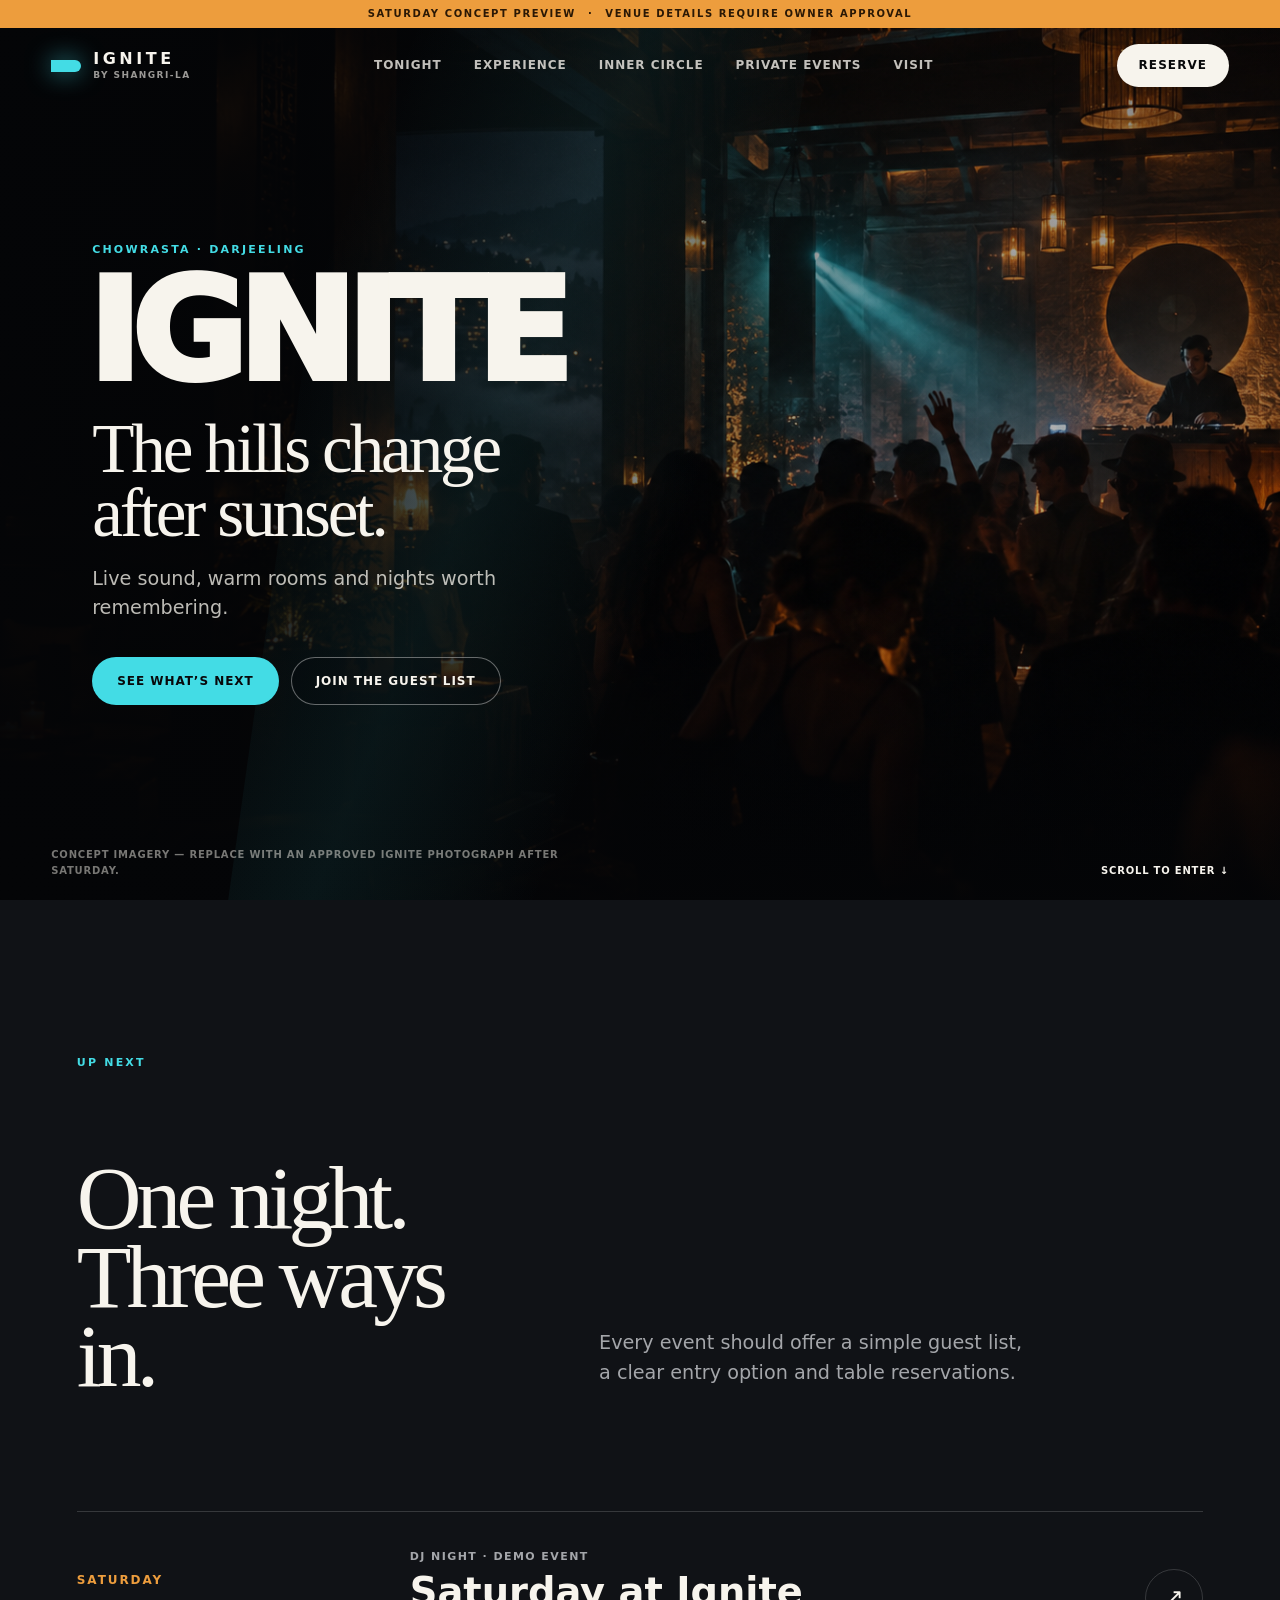
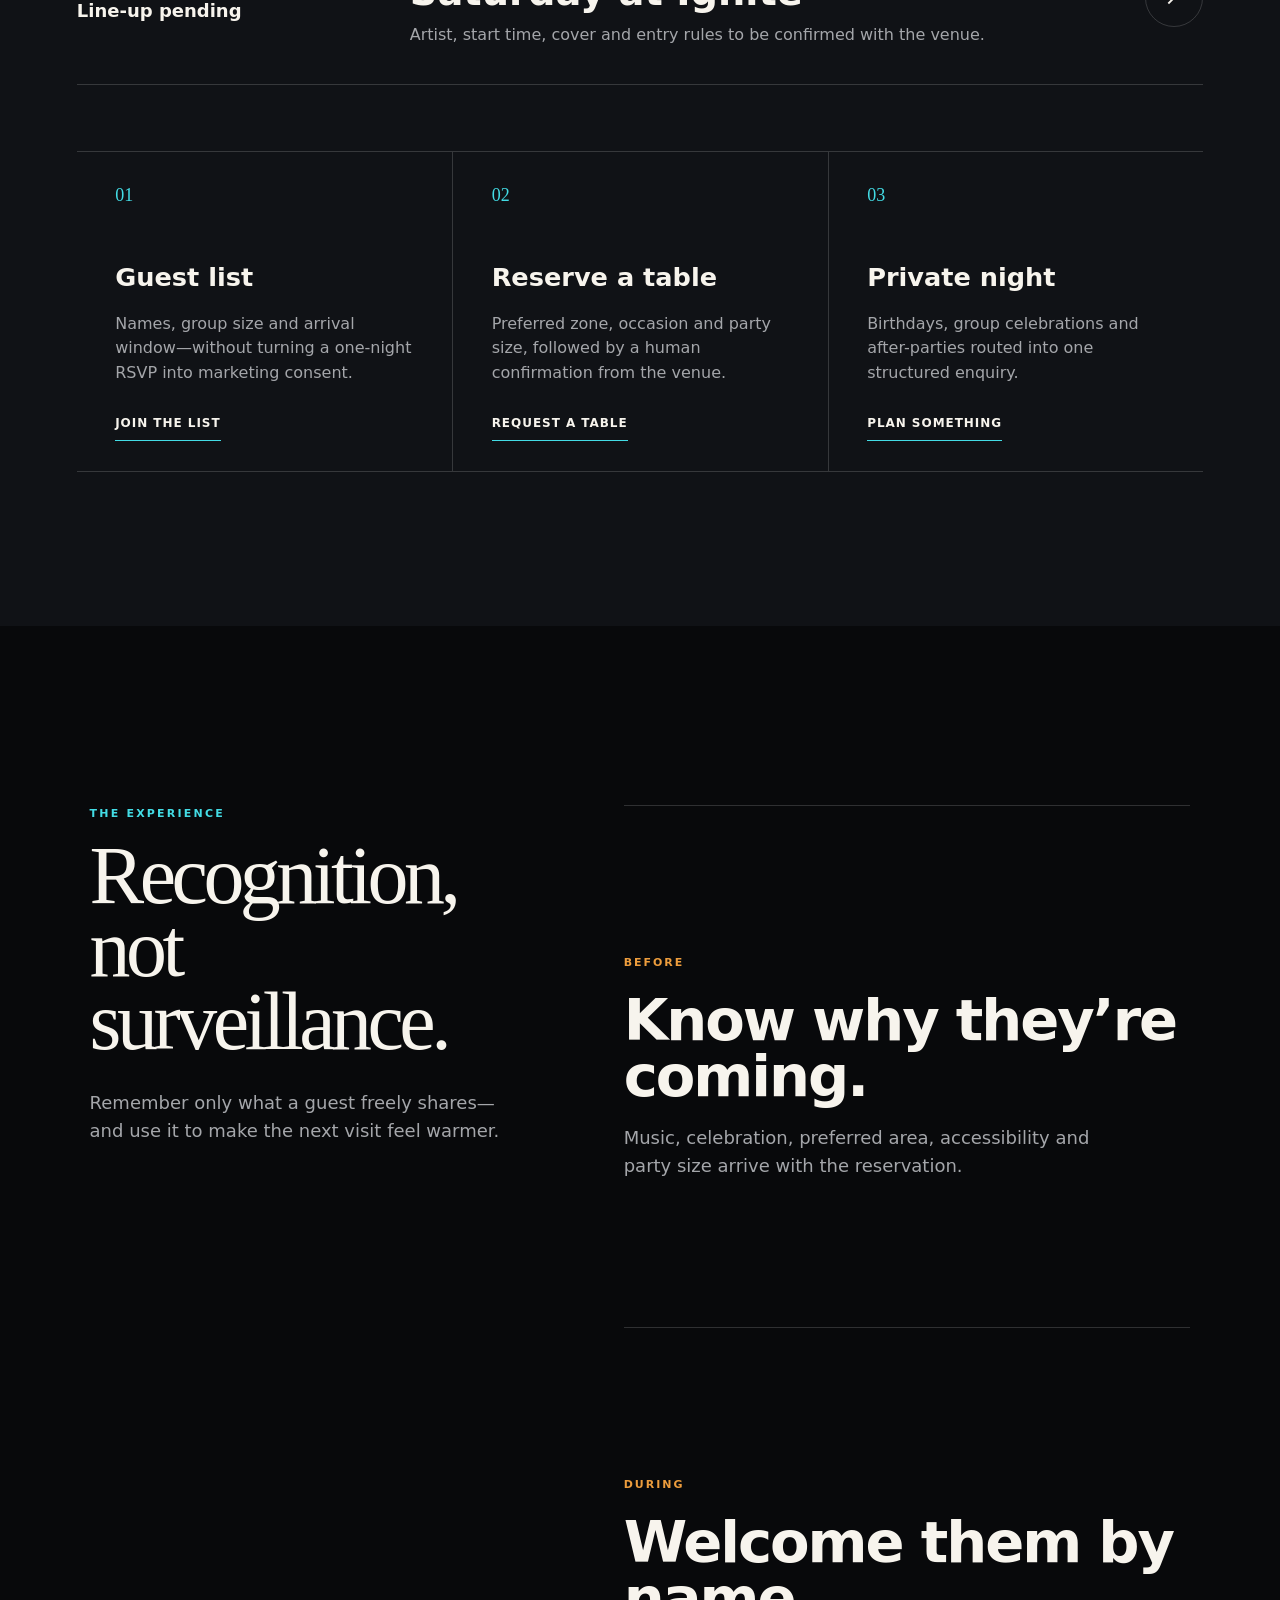
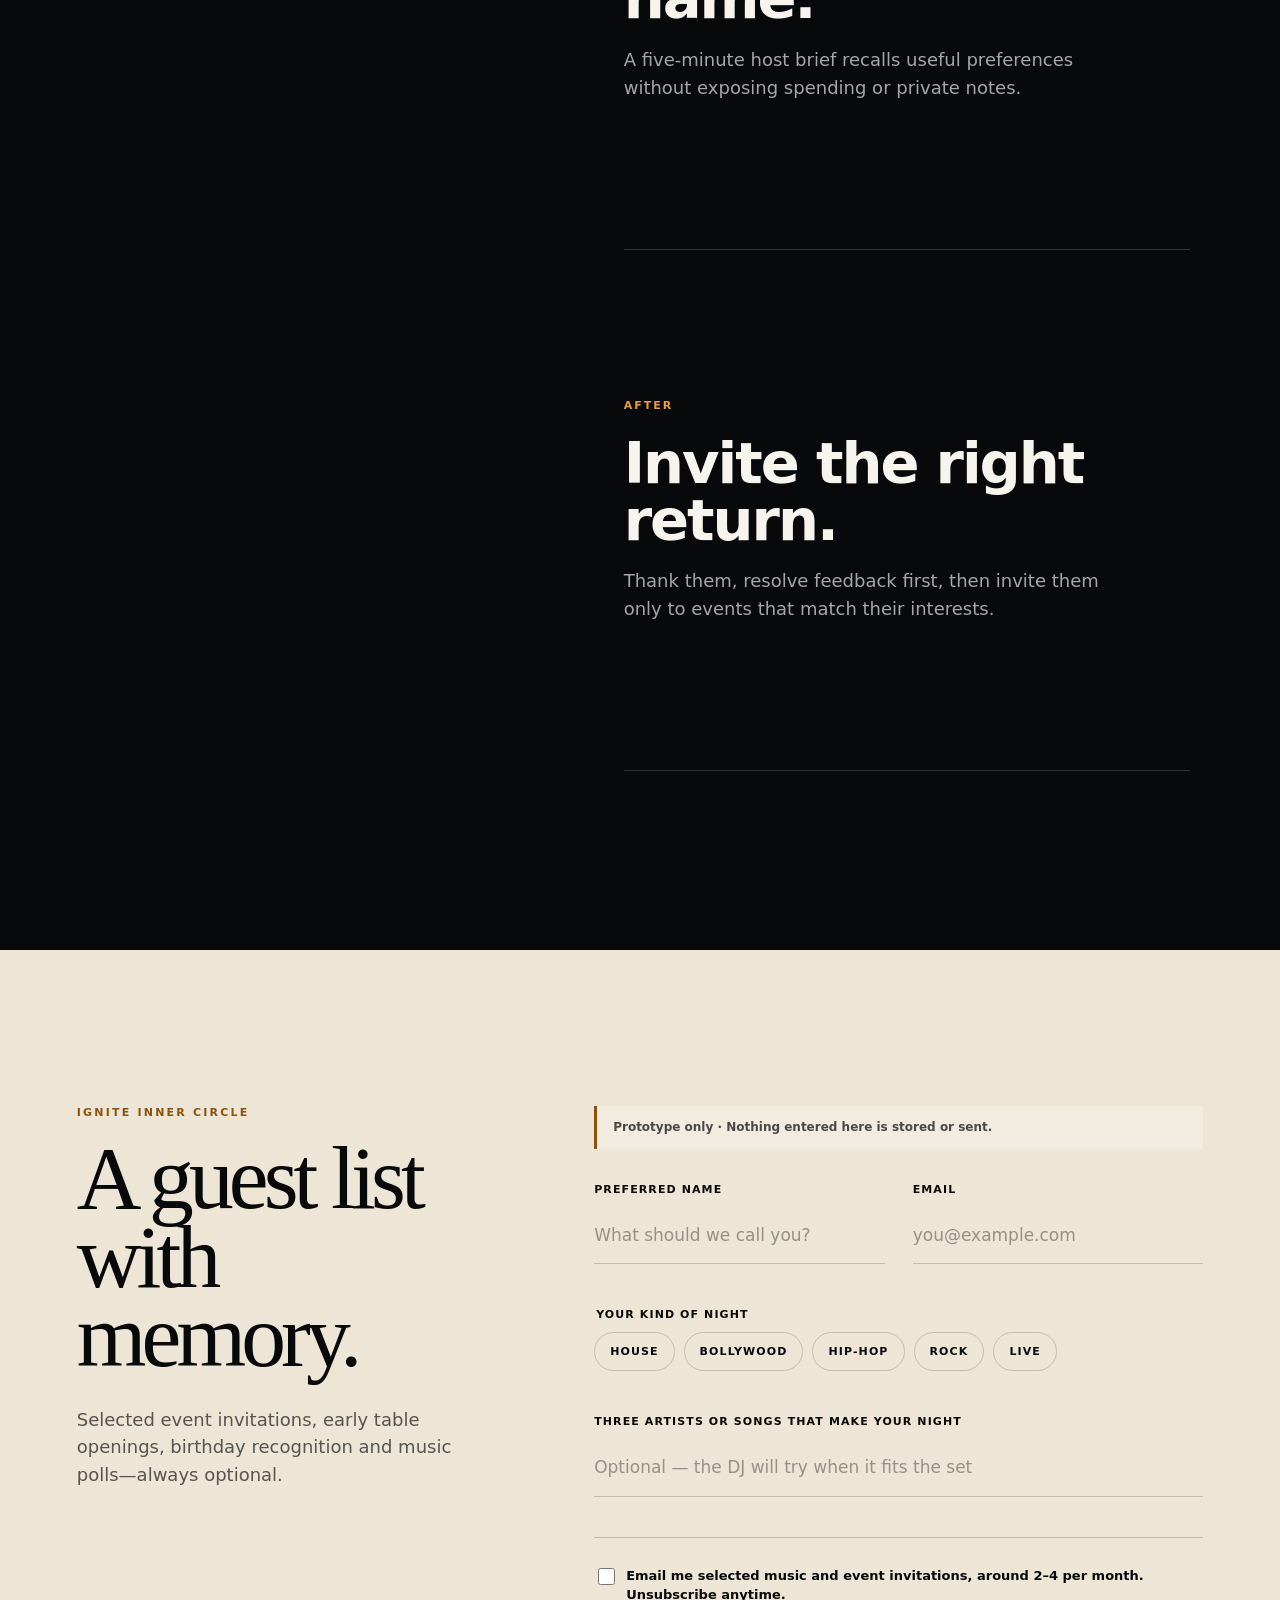
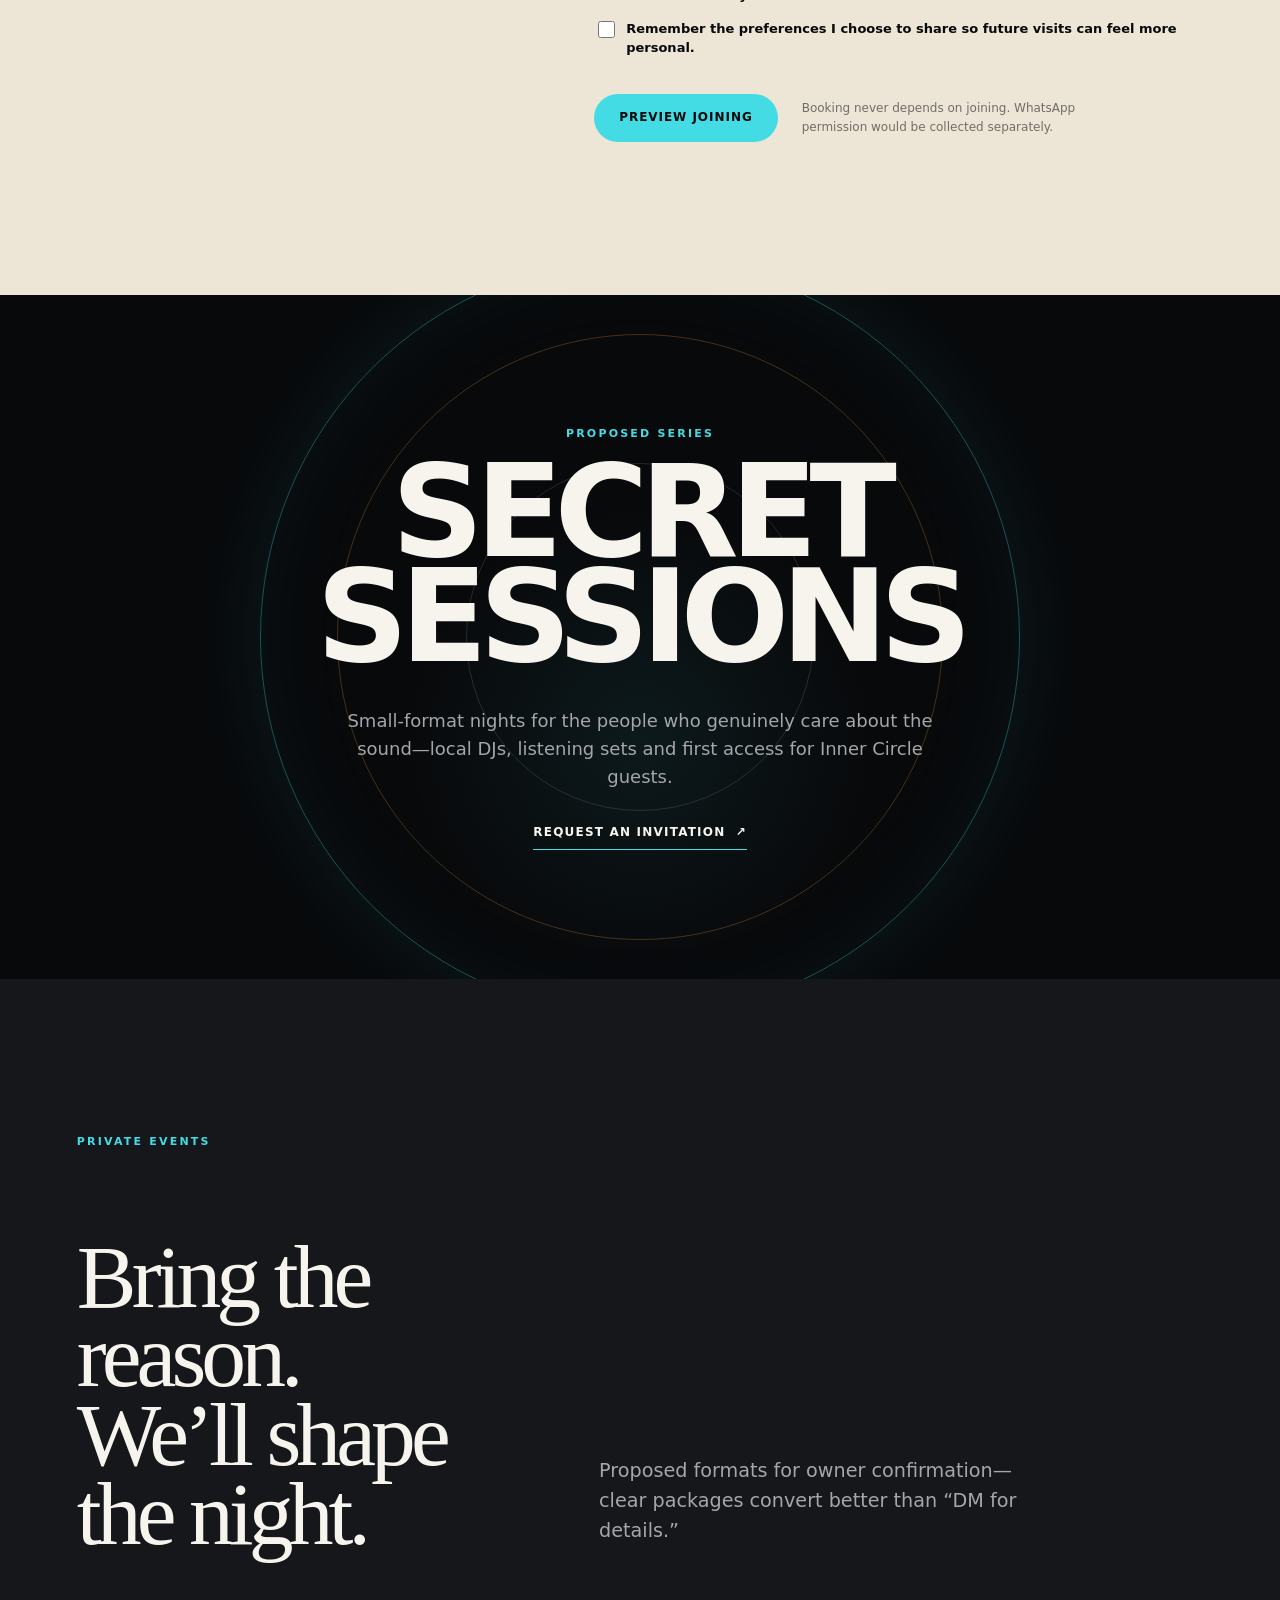
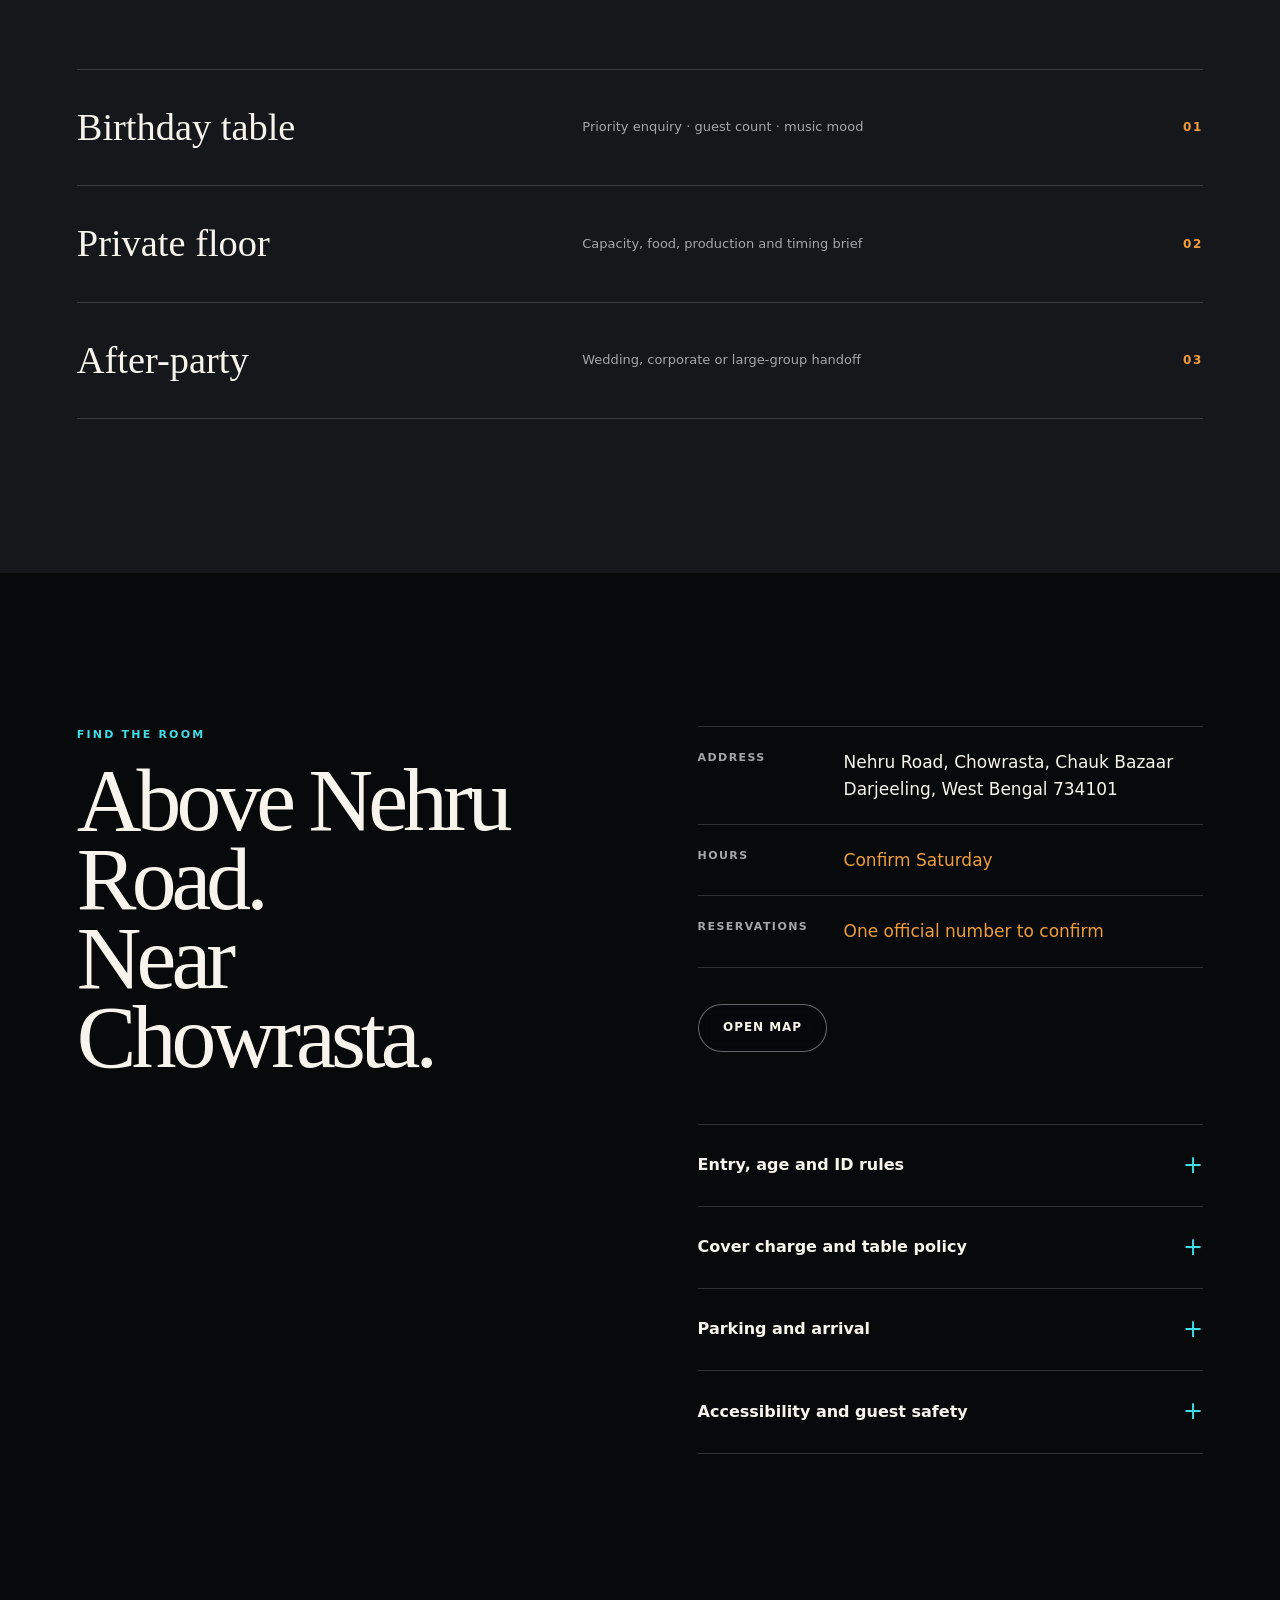
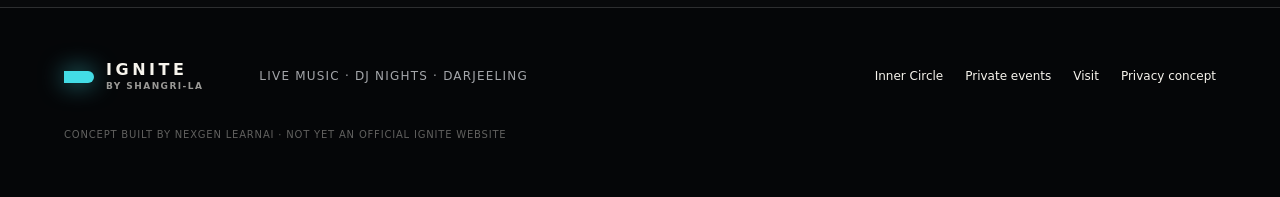
<file: index.html>
<!doctype html>
<html lang="en">
<head>
  <meta charset="utf-8">
  <meta name="viewport" content="width=device-width, initial-scale=1">
  <meta name="robots" content="noindex,nofollow">
  <meta name="theme-color" content="#08090b">
  <meta name="description" content="A concept website for Ignite by Shangri-La, Darjeeling — live music, DJ nights, guest list and private celebrations.">
  <title>Ignite by Shangri-La — Darjeeling After Dark</title>
  <link rel="stylesheet" href="styles.css">
</head>
<body>
  <a class="skip-link" href="#main">Skip to content</a>

  <div class="prototype-ribbon" role="note">
    <span>Saturday concept preview</span>
    <span>Venue details require owner approval</span>
  </div>

  <header class="site-header" data-header>
    <a class="wordmark" href="#top" aria-label="Ignite home">
      <span class="wordmark__pulse" aria-hidden="true"></span>
      <span class="wordmark__name">IGNITE</span>
      <span class="wordmark__by">by Shangri-La</span>
    </a>

    <button class="menu-toggle" type="button" aria-expanded="false" aria-controls="site-nav">
      <span></span><span></span>
      <span class="sr-only">Open navigation</span>
    </button>

    <nav class="site-nav" id="site-nav" aria-label="Primary navigation">
      <a href="#tonight">Tonight</a>
      <a href="#experience">Experience</a>
      <a href="#inner-circle">Inner Circle</a>
      <a href="#private-events">Private events</a>
      <a href="#visit">Visit</a>
    </nav>

    <button class="header-cta" type="button" data-open-reserve>Reserve</button>
  </header>

  <main id="main">
    <section class="hero" id="top" aria-labelledby="hero-title">
      <div class="hero__media" aria-describedby="concept-caption">
        <img src="assets/ignite-concept-hero.png" alt="Concept visualization of an intimate hill-station music club with a DJ, warm timber and Darjeeling lights beyond the windows.">
      </div>
      <div class="hero__veil" aria-hidden="true"></div>
      <div class="hero__beam" aria-hidden="true"></div>

      <div class="hero__content">
        <p class="eyebrow hero__eyebrow">Chowrasta · Darjeeling</p>
        <p class="hero__brand" aria-hidden="true">IGNITE</p>
        <h1 id="hero-title">The hills change<br>after sunset.</h1>
        <p class="hero__copy">Live sound, warm rooms and nights worth remembering.</p>
        <div class="hero__actions">
          <a class="button button--primary" href="#tonight">See what’s next</a>
          <button class="button button--ghost" type="button" data-open-reserve>Join the guest list</button>
        </div>
      </div>

      <div class="hero__footer">
        <p id="concept-caption">Concept imagery — replace with an approved Ignite photograph after Saturday.</p>
        <a href="#tonight">Scroll to enter <span aria-hidden="true">↓</span></a>
      </div>
    </section>

    <section class="events section-pad" id="tonight" aria-labelledby="events-title">
      <div class="section-heading reveal">
        <p class="eyebrow">Up next</p>
        <h2 id="events-title">One night.<br>Three ways in.</h2>
        <p>Every event should offer a simple guest list, a clear entry option and table reservations.</p>
      </div>

      <article class="event-feature reveal" aria-label="Saturday event placeholder">
        <div class="event-date">
          <span>Saturday</span>
          <strong>Line-up pending</strong>
        </div>
        <div class="event-title">
          <p class="event-kicker">DJ night · Demo event</p>
          <h3>Saturday at Ignite</h3>
          <p>Artist, start time, cover and entry rules to be confirmed with the venue.</p>
        </div>
        <button class="round-action" type="button" data-open-reserve aria-label="Open Saturday reservation options">↗</button>
      </article>

      <div class="entry-lanes reveal">
        <article>
          <span>01</span>
          <h3>Guest list</h3>
          <p>Names, group size and arrival window—without turning a one-night RSVP into marketing consent.</p>
          <button type="button" data-open-reserve data-reserve-type="guest">Join the list</button>
        </article>
        <article>
          <span>02</span>
          <h3>Reserve a table</h3>
          <p>Preferred zone, occasion and party size, followed by a human confirmation from the venue.</p>
          <button type="button" data-open-reserve data-reserve-type="table">Request a table</button>
        </article>
        <article>
          <span>03</span>
          <h3>Private night</h3>
          <p>Birthdays, group celebrations and after-parties routed into one structured enquiry.</p>
          <a href="#private-events">Plan something</a>
        </article>
      </div>
    </section>

    <section class="experience" id="experience" aria-labelledby="experience-title">
      <div class="experience__sticky">
        <p class="eyebrow">The experience</p>
        <h2 id="experience-title">Recognition,<br>not surveillance.</h2>
        <p>Remember only what a guest freely shares—and use it to make the next visit feel warmer.</p>
      </div>

      <div class="experience__steps">
        <article class="reveal">
          <span>Before</span>
          <h3>Know why they’re coming.</h3>
          <p>Music, celebration, preferred area, accessibility and party size arrive with the reservation.</p>
        </article>
        <article class="reveal">
          <span>During</span>
          <h3>Welcome them by name.</h3>
          <p>A five-minute host brief recalls useful preferences without exposing spending or private notes.</p>
        </article>
        <article class="reveal">
          <span>After</span>
          <h3>Invite the right return.</h3>
          <p>Thank them, resolve feedback first, then invite them only to events that match their interests.</p>
        </article>
      </div>
    </section>

    <section class="inner-circle section-pad" id="inner-circle" aria-labelledby="inner-title">
      <div class="inner-circle__intro reveal">
        <p class="eyebrow">Ignite Inner Circle</p>
        <h2 id="inner-title">A guest list<br>with memory.</h2>
        <p>Selected event invitations, early table openings, birthday recognition and music polls—always optional.</p>
      </div>

      <form class="preference-form reveal" id="inner-circle-form" novalidate>
        <p class="form-status">Prototype only · Nothing entered here is stored or sent.</p>

        <div class="form-row">
          <label>
            <span>Preferred name</span>
            <input type="text" name="preferredName" autocomplete="name" placeholder="What should we call you?">
          </label>
          <label>
            <span>Email</span>
            <input type="email" name="email" autocomplete="email" placeholder="you@example.com">
          </label>
        </div>

        <fieldset class="vibe-fieldset">
          <legend>Your kind of night</legend>
          <div class="choice-row">
            <label><input type="checkbox" name="vibe" value="house"><span>House</span></label>
            <label><input type="checkbox" name="vibe" value="bollywood"><span>Bollywood</span></label>
            <label><input type="checkbox" name="vibe" value="hiphop"><span>Hip-hop</span></label>
            <label><input type="checkbox" name="vibe" value="rock"><span>Rock</span></label>
            <label><input type="checkbox" name="vibe" value="live"><span>Live</span></label>
          </div>
        </fieldset>

        <label class="wide-field">
          <span>Three artists or songs that make your night</span>
          <input type="text" name="music" placeholder="Optional — the DJ will try when it fits the set">
        </label>

        <div class="consent-list">
          <label>
            <input type="checkbox" name="emailConsent">
            <span>Email me selected music and event invitations, around 2–4 per month. Unsubscribe anytime.</span>
          </label>
          <label>
            <input type="checkbox" name="personalizationConsent">
            <span>Remember the preferences I choose to share so future visits can feel more personal.</span>
          </label>
        </div>

        <div class="form-submit">
          <button class="button button--primary" type="submit">Preview joining</button>
          <p>Booking never depends on joining. WhatsApp permission would be collected separately.</p>
        </div>
      </form>
    </section>

    <section class="secret-sessions" aria-labelledby="secret-title">
      <div class="secret-sessions__glow" aria-hidden="true"></div>
      <div class="secret-sessions__content reveal">
        <p class="eyebrow">Proposed series</p>
        <h2 id="secret-title">Secret Sessions</h2>
        <p>Small-format nights for the people who genuinely care about the sound—local DJs, listening sets and first access for Inner Circle guests.</p>
        <a href="#inner-circle">Request an invitation <span aria-hidden="true">↗</span></a>
      </div>
    </section>

    <section class="private-events section-pad" id="private-events" aria-labelledby="private-title">
      <div class="section-heading reveal">
        <p class="eyebrow">Private events</p>
        <h2 id="private-title">Bring the reason.<br>We’ll shape the night.</h2>
        <p>Proposed formats for owner confirmation—clear packages convert better than “DM for details.”</p>
      </div>

      <div class="event-packages reveal">
        <button type="button" data-open-reserve data-reserve-type="birthday">
          <span>Birthday table</span>
          <small>Priority enquiry · guest count · music mood</small>
          <strong>01</strong>
        </button>
        <button type="button" data-open-reserve data-reserve-type="private">
          <span>Private floor</span>
          <small>Capacity, food, production and timing brief</small>
          <strong>02</strong>
        </button>
        <button type="button" data-open-reserve data-reserve-type="afterparty">
          <span>After-party</span>
          <small>Wedding, corporate or large-group handoff</small>
          <strong>03</strong>
        </button>
      </div>
    </section>

    <section class="visit section-pad" id="visit" aria-labelledby="visit-title">
      <div class="visit__title reveal">
        <p class="eyebrow">Find the room</p>
        <h2 id="visit-title">Above Nehru Road.<br>Near Chowrasta.</h2>
      </div>

      <div class="visit__details reveal">
        <dl>
          <div>
            <dt>Address</dt>
            <dd>Nehru Road, Chowrasta, Chauk Bazaar<br>Darjeeling, West Bengal 734101</dd>
          </div>
          <div>
            <dt>Hours</dt>
            <dd><span class="pending">Confirm Saturday</span></dd>
          </div>
          <div>
            <dt>Reservations</dt>
            <dd><span class="pending">One official number to confirm</span></dd>
          </div>
        </dl>
        <a class="button button--ghost" href="https://www.google.com/maps/search/?api=1&query=Ignite+By+Shangri-La+Darjeeling" target="_blank" rel="noreferrer">Open map</a>
      </div>

      <div class="visit__faq reveal">
        <details>
          <summary>Entry, age and ID rules <span>+</span></summary>
          <p>To be confirmed with management and then displayed here before reservations open.</p>
        </details>
        <details>
          <summary>Cover charge and table policy <span>+</span></summary>
          <p>Each event page should state the exact cover, arrival cutoff, deposit and table-release rule.</p>
        </details>
        <details>
          <summary>Parking and arrival <span>+</span></summary>
          <p>Saturday’s walk-through will confirm the best taxi landmark and late-evening arrival guidance.</p>
        </details>
        <details>
          <summary>Accessibility and guest safety <span>+</span></summary>
          <p>Access, assistance and safety information must be verified directly with the venue before publishing.</p>
        </details>
      </div>
    </section>
  </main>

  <footer class="site-footer">
    <div class="wordmark wordmark--footer">
      <span class="wordmark__pulse" aria-hidden="true"></span>
      <span class="wordmark__name">IGNITE</span>
      <span class="wordmark__by">by Shangri-La</span>
    </div>
    <p>Live music · DJ nights · Darjeeling</p>
    <nav aria-label="Footer navigation">
      <a href="#inner-circle">Inner Circle</a>
      <a href="#private-events">Private events</a>
      <a href="#visit">Visit</a>
      <a href="privacy.html">Privacy concept</a>
    </nav>
    <small>Concept built by NexGen LearnAI · Not yet an official Ignite website</small>
  </footer>

  <dialog class="reserve-dialog" id="reserve-dialog" aria-labelledby="reserve-title">
    <button class="dialog-close" type="button" data-close-reserve aria-label="Close reservation form">×</button>
    <p class="eyebrow">Request, then confirm</p>
    <h2 id="reserve-title">Plan your night.</h2>
    <p class="dialog-intro">This prototype demonstrates the flow. It does not send or store information.</p>

    <form id="reserve-form" novalidate>
      <div class="reserve-type" role="group" aria-label="Reservation type">
        <label><input type="radio" name="reserveType" value="guest" checked><span>Guest list</span></label>
        <label><input type="radio" name="reserveType" value="table"><span>Table</span></label>
        <label><input type="radio" name="reserveType" value="private"><span>Private event</span></label>
      </div>

      <label>
        <span>Name</span>
        <input type="text" name="name" required autocomplete="name" placeholder="Your name">
      </label>
      <div class="form-row">
        <label>
          <span>Mobile</span>
          <input type="tel" name="mobile" required autocomplete="tel" placeholder="For this reservation">
        </label>
        <label>
          <span>Party size</span>
          <input type="number" name="partySize" min="1" max="50" value="2">
        </label>
      </div>
      <div class="form-row">
        <label>
          <span>Date</span>
          <input type="date" name="date" required>
        </label>
        <label>
          <span>Occasion</span>
          <select name="occasion">
            <option value="">Just a night out</option>
            <option>Birthday</option>
            <option>Anniversary</option>
            <option>Private celebration</option>
            <option>Corporate group</option>
          </select>
        </label>
      </div>
      <label class="service-consent">
        <input type="checkbox" name="serviceConsent" required>
        <span>Use my mobile number only to confirm and manage this reservation.</span>
      </label>
      <button class="button button--primary" type="submit">Preview request</button>
    </form>
  </dialog>

  <div class="toast" role="status" aria-live="polite" aria-hidden="true">
    <strong>Prototype complete.</strong>
    <span>In the live version, the venue would confirm this request.</span>
  </div>

  <script type="application/ld+json">
  {
    "@context": "https://schema.org",
    "@type": "NightClub",
    "name": "Ignite by Shangri-La",
    "address": {
      "@type": "PostalAddress",
      "streetAddress": "Nehru Road, Chowrasta, Chauk Bazaar",
      "addressLocality": "Darjeeling",
      "addressRegion": "West Bengal",
      "postalCode": "734101",
      "addressCountry": "IN"
    },
    "sameAs": ["https://www.instagram.com/ignite_by_shangrila/"]
  }
  </script>
  <script src="script.js"></script>
</body>
</html>
</file>
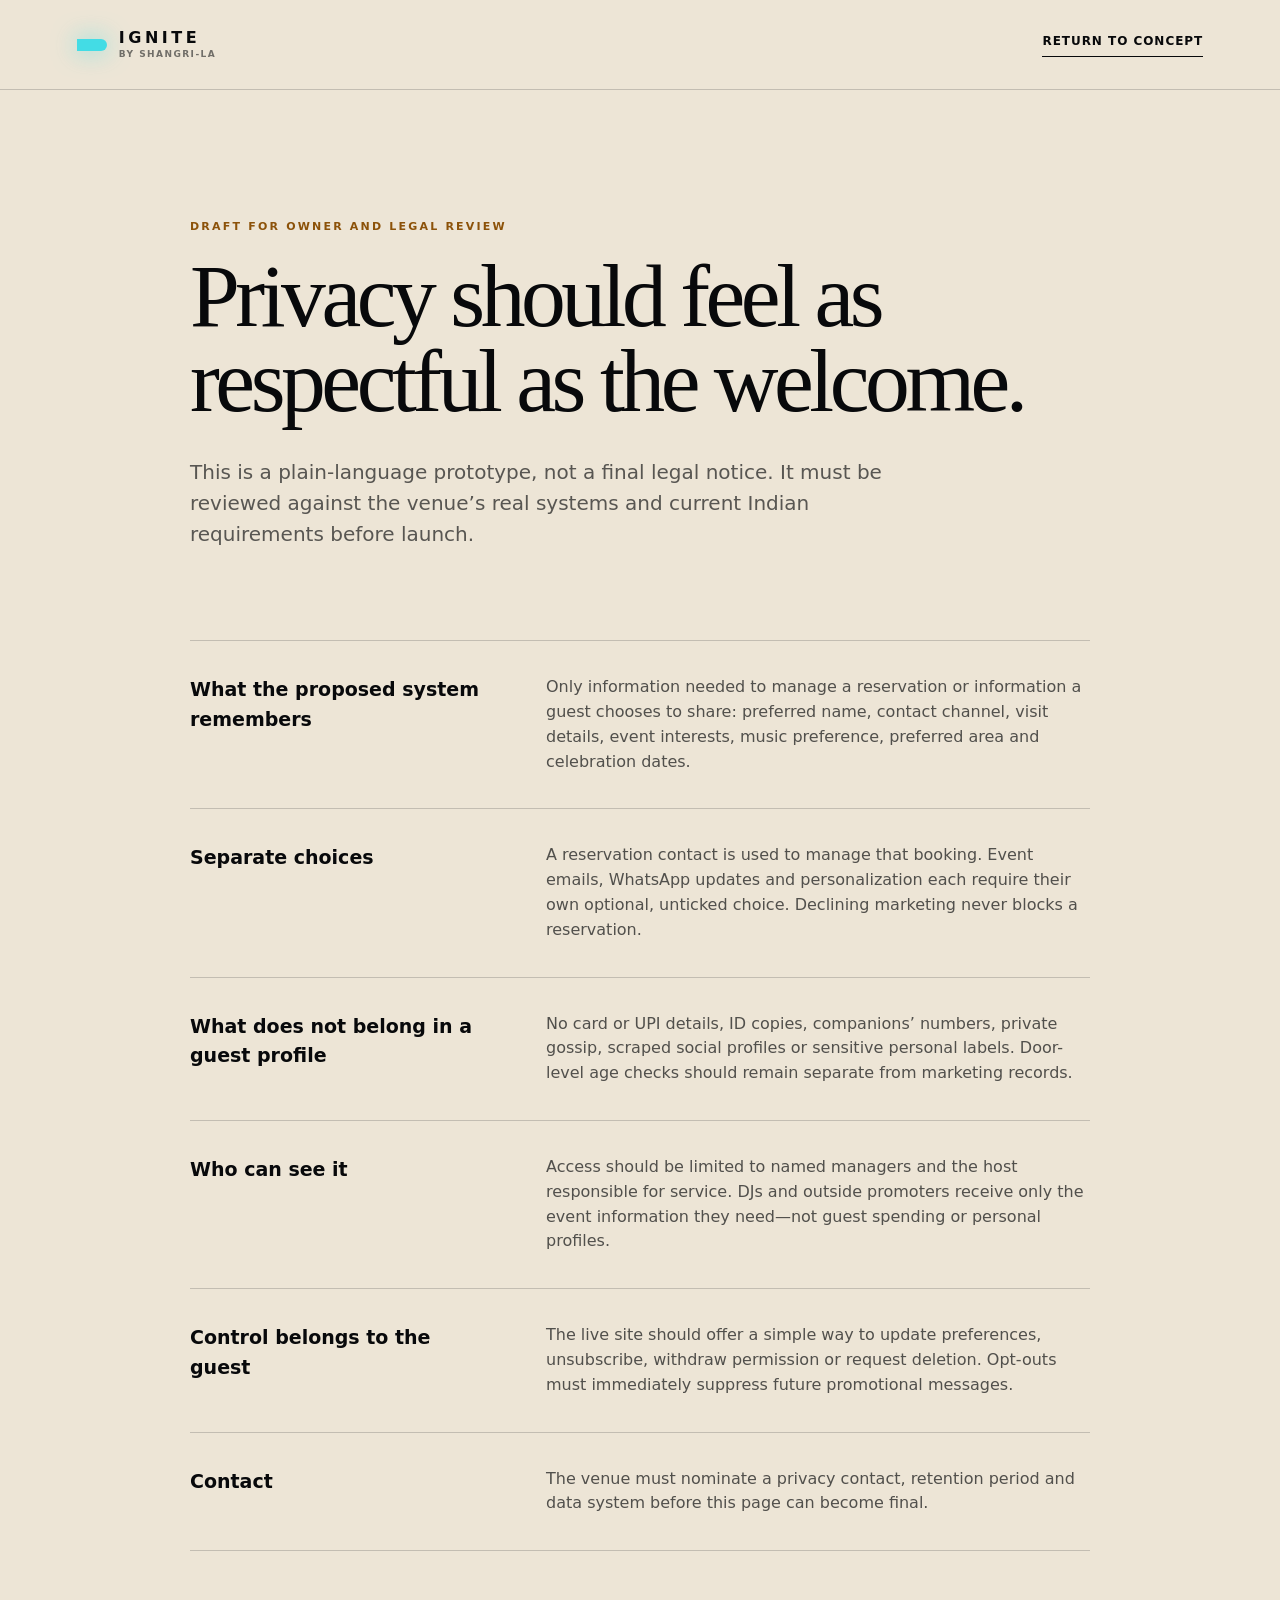
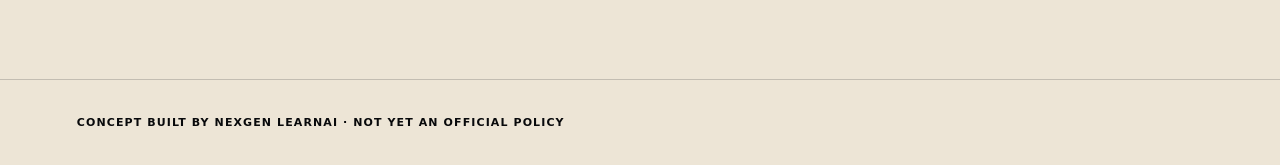
<file: privacy.html>
<!doctype html>
<html lang="en">
<head>
  <meta charset="utf-8">
  <meta name="viewport" content="width=device-width, initial-scale=1">
  <meta name="robots" content="noindex,nofollow">
  <meta name="theme-color" content="#08090b">
  <title>Privacy Concept — Ignite by Shangri-La</title>
  <link rel="stylesheet" href="styles.css">
</head>
<body class="legal-page">
  <a class="skip-link" href="#main">Skip to content</a>
  <header class="legal-header">
    <a class="wordmark" href="index.html" aria-label="Return to Ignite concept home">
      <span class="wordmark__pulse" aria-hidden="true"></span>
      <span class="wordmark__name">IGNITE</span>
      <span class="wordmark__by">by Shangri-La</span>
    </a>
    <a href="index.html">Return to concept</a>
  </header>

  <main class="legal-content" id="main">
    <p class="eyebrow">Draft for owner and legal review</p>
    <h1>Privacy should feel as respectful as the welcome.</h1>
    <p class="legal-lead">This is a plain-language prototype, not a final legal notice. It must be reviewed against the venue’s real systems and current Indian requirements before launch.</p>

    <section>
      <h2>What the proposed system remembers</h2>
      <p>Only information needed to manage a reservation or information a guest chooses to share: preferred name, contact channel, visit details, event interests, music preference, preferred area and celebration dates.</p>
    </section>
    <section>
      <h2>Separate choices</h2>
      <p>A reservation contact is used to manage that booking. Event emails, WhatsApp updates and personalization each require their own optional, unticked choice. Declining marketing never blocks a reservation.</p>
    </section>
    <section>
      <h2>What does not belong in a guest profile</h2>
      <p>No card or UPI details, ID copies, companions’ numbers, private gossip, scraped social profiles or sensitive personal labels. Door-level age checks should remain separate from marketing records.</p>
    </section>
    <section>
      <h2>Who can see it</h2>
      <p>Access should be limited to named managers and the host responsible for service. DJs and outside promoters receive only the event information they need—not guest spending or personal profiles.</p>
    </section>
    <section>
      <h2>Control belongs to the guest</h2>
      <p>The live site should offer a simple way to update preferences, unsubscribe, withdraw permission or request deletion. Opt-outs must immediately suppress future promotional messages.</p>
    </section>
    <section>
      <h2>Contact</h2>
      <p>The venue must nominate a privacy contact, retention period and data system before this page can become final.</p>
    </section>
  </main>

  <footer class="legal-footer">
    <p>Concept built by NexGen LearnAI · Not yet an official policy</p>
  </footer>
</body>
</html>
</file>
<file: styles.css>
:root {
  --ink: #08090b;
  --ink-soft: #101216;
  --surface: #15171b;
  --line: rgba(255, 255, 255, 0.16);
  --line-dark: rgba(8, 9, 11, 0.18);
  --paper: #ede5d6;
  --paper-soft: #d8cebb;
  --white: #f7f4ed;
  --muted: #a4a6aa;
  --cyan: #43dce5;
  --amber: #ed9d3d;
  --header-height: 76px;
  --max: 1240px;
  --ease: cubic-bezier(0.22, 1, 0.36, 1);
}

* {
  box-sizing: border-box;
}

html {
  scroll-behavior: smooth;
  background: var(--ink);
}

body {
  margin: 0;
  color: var(--white);
  background: var(--ink);
  font-family: Inter, ui-sans-serif, system-ui, -apple-system, BlinkMacSystemFont, "Segoe UI", sans-serif;
  font-size: 16px;
  line-height: 1.55;
  text-rendering: optimizeLegibility;
}

body.dialog-open {
  overflow: hidden;
}

button,
input,
select {
  font: inherit;
}

button,
a {
  -webkit-tap-highlight-color: transparent;
}

button {
  color: inherit;
}

a {
  color: inherit;
  text-decoration: none;
}

img {
  display: block;
  max-width: 100%;
}

::selection {
  color: var(--ink);
  background: var(--cyan);
}

:focus-visible {
  outline: 2px solid var(--cyan);
  outline-offset: 4px;
}

.sr-only {
  position: absolute;
  width: 1px;
  height: 1px;
  padding: 0;
  margin: -1px;
  overflow: hidden;
  clip: rect(0, 0, 0, 0);
  white-space: nowrap;
  border: 0;
}

.skip-link {
  position: fixed;
  z-index: 100;
  top: 12px;
  left: 12px;
  padding: 10px 16px;
  color: var(--ink);
  background: var(--cyan);
  transform: translateY(-180%);
  transition: transform 180ms ease;
}

.skip-link:focus {
  transform: translateY(0);
}

.prototype-ribbon {
  position: fixed;
  z-index: 31;
  inset: 0 0 auto;
  height: 28px;
  display: flex;
  align-items: center;
  justify-content: center;
  gap: 12px;
  padding: 0 20px;
  color: #2a1805;
  background: var(--amber);
  font-size: 10px;
  font-weight: 800;
  letter-spacing: 0.16em;
  text-transform: uppercase;
}

.prototype-ribbon span + span::before {
  content: "·";
  margin-right: 12px;
}

.site-header {
  position: fixed;
  z-index: 30;
  top: 28px;
  left: 0;
  right: 0;
  height: var(--header-height);
  display: grid;
  grid-template-columns: auto 1fr auto;
  align-items: center;
  gap: 34px;
  padding: 0 clamp(22px, 4vw, 64px);
  border-bottom: 1px solid transparent;
  transition: background 260ms ease, border-color 260ms ease, backdrop-filter 260ms ease;
}

.site-header.is-scrolled,
.site-header.menu-open {
  background: rgba(8, 9, 11, 0.88);
  border-color: var(--line);
  backdrop-filter: blur(18px);
}

.wordmark {
  display: inline-grid;
  grid-template-columns: 32px auto;
  grid-template-rows: auto auto;
  align-items: center;
  column-gap: 10px;
  width: max-content;
}

.wordmark__pulse {
  grid-row: 1 / 3;
  width: 30px;
  height: 12px;
  border-radius: 2px 999px 999px 2px;
  background: var(--cyan);
  box-shadow: 0 0 24px rgba(67, 220, 229, 0.65);
}

.wordmark__name {
  font-size: 16px;
  font-weight: 900;
  line-height: 1;
  letter-spacing: 0.22em;
}

.wordmark__by {
  margin-top: 4px;
  color: rgba(247, 244, 237, 0.62);
  font-size: 9px;
  font-weight: 650;
  line-height: 1;
  letter-spacing: 0.16em;
  text-transform: uppercase;
}

.site-nav {
  display: flex;
  justify-content: center;
  gap: clamp(18px, 2.5vw, 40px);
}

.site-nav a {
  position: relative;
  color: rgba(247, 244, 237, 0.78);
  font-size: 12px;
  font-weight: 720;
  letter-spacing: 0.08em;
  text-transform: uppercase;
  transition: color 160ms ease;
}

.site-nav a::after {
  content: "";
  position: absolute;
  left: 0;
  right: 100%;
  bottom: -9px;
  height: 2px;
  background: var(--cyan);
  transition: right 240ms var(--ease);
}

.site-nav a:hover,
.site-nav a.is-active {
  color: var(--white);
}

.site-nav a:hover::after,
.site-nav a.is-active::after {
  right: 0;
}

.header-cta,
.menu-toggle {
  border: 0;
  cursor: pointer;
}

.header-cta {
  min-width: 112px;
  padding: 12px 20px;
  color: var(--ink);
  background: var(--white);
  border-radius: 999px;
  font-size: 12px;
  font-weight: 800;
  letter-spacing: 0.09em;
  text-transform: uppercase;
  transition: transform 180ms var(--ease), background 180ms ease;
}

.header-cta:hover {
  background: var(--cyan);
  transform: translateY(-2px);
}

.menu-toggle {
  display: none;
  width: 44px;
  height: 44px;
  padding: 12px;
  background: transparent;
}

.menu-toggle span:not(.sr-only) {
  display: block;
  width: 100%;
  height: 1px;
  margin: 5px 0;
  background: var(--white);
  transition: transform 200ms ease;
}

.eyebrow {
  margin: 0 0 18px;
  color: var(--cyan);
  font-size: 11px;
  font-weight: 820;
  letter-spacing: 0.2em;
  text-transform: uppercase;
}

.button {
  min-height: 48px;
  display: inline-flex;
  align-items: center;
  justify-content: center;
  padding: 0 24px;
  border: 1px solid transparent;
  border-radius: 999px;
  cursor: pointer;
  font-size: 12px;
  font-weight: 820;
  letter-spacing: 0.08em;
  text-transform: uppercase;
  transition: transform 200ms var(--ease), background 200ms ease, color 200ms ease, border-color 200ms ease;
}

.button:hover {
  transform: translateY(-3px);
}

.button--primary {
  color: var(--ink);
  background: var(--cyan);
}

.button--primary:hover {
  background: var(--white);
}

.button--ghost {
  color: var(--white);
  background: rgba(8, 9, 11, 0.18);
  border-color: rgba(255, 255, 255, 0.38);
  backdrop-filter: blur(8px);
}

.button--ghost:hover {
  color: var(--ink);
  background: var(--white);
  border-color: var(--white);
}

.hero {
  position: relative;
  min-height: 100svh;
  display: flex;
  align-items: center;
  overflow: hidden;
  isolation: isolate;
}

.hero__media,
.hero__veil,
.hero__beam {
  position: absolute;
  inset: 0;
}

.hero__media {
  z-index: -3;
}

.hero__media img {
  width: 100%;
  height: 100%;
  object-fit: cover;
  object-position: center;
  animation: hero-breathe 18s ease-in-out infinite alternate;
}

.hero__veil {
  z-index: -2;
  background:
    linear-gradient(90deg, rgba(4, 5, 7, 0.98) 0%, rgba(4, 5, 7, 0.82) 28%, rgba(4, 5, 7, 0.2) 68%, rgba(4, 5, 7, 0.3) 100%),
    linear-gradient(0deg, rgba(4, 5, 7, 0.94) 0%, transparent 34%, rgba(4, 5, 7, 0.3) 100%);
}

.hero__beam {
  z-index: -1;
  left: 48%;
  width: 36%;
  background: linear-gradient(104deg, transparent 10%, rgba(67, 220, 229, 0.08) 45%, transparent 78%);
  transform: translateX(-70%) skewX(-8deg);
  animation: beam-pass 8s ease-in-out infinite;
  pointer-events: none;
}

.hero__content {
  width: min(650px, 84vw);
  margin-left: clamp(24px, 7.2vw, 116px);
  padding-top: calc(var(--header-height) + 56px);
  padding-bottom: 86px;
}

.hero__eyebrow {
  opacity: 0;
  animation: rise-in 700ms 180ms var(--ease) forwards;
}

.hero__brand {
  margin: 0 0 -0.04em -0.04em;
  color: var(--white);
  font-size: clamp(82px, 11vw, 178px);
  font-weight: 950;
  line-height: 0.8;
  letter-spacing: -0.065em;
  opacity: 0;
  transform: translateY(30px);
  animation: rise-in 850ms 80ms var(--ease) forwards;
}

.hero h1 {
  max-width: 620px;
  margin: 34px 0 18px;
  font-family: Georgia, "Times New Roman", serif;
  font-size: clamp(42px, 5.4vw, 84px);
  font-weight: 400;
  line-height: 0.93;
  letter-spacing: -0.045em;
  opacity: 0;
  transform: translateY(28px);
  animation: rise-in 850ms 240ms var(--ease) forwards;
}

.hero__copy {
  max-width: 420px;
  margin: 0;
  color: rgba(247, 244, 237, 0.76);
  font-size: clamp(16px, 1.5vw, 20px);
  opacity: 0;
  animation: rise-in 750ms 380ms var(--ease) forwards;
}

.hero__actions {
  display: flex;
  flex-wrap: wrap;
  gap: 12px;
  margin-top: 34px;
  opacity: 0;
  animation: rise-in 750ms 500ms var(--ease) forwards;
}

.hero__footer {
  position: absolute;
  left: clamp(24px, 4vw, 64px);
  right: clamp(24px, 4vw, 64px);
  bottom: 22px;
  display: flex;
  align-items: flex-end;
  justify-content: space-between;
  gap: 24px;
  color: rgba(247, 244, 237, 0.48);
  font-size: 10px;
  font-weight: 650;
  letter-spacing: 0.08em;
  text-transform: uppercase;
}

.hero__footer p {
  max-width: 520px;
  margin: 0;
}

.hero__footer a {
  color: var(--white);
}

.section-pad {
  padding: clamp(92px, 12vw, 170px) clamp(24px, 6vw, 96px);
}

.section-heading {
  width: min(100%, var(--max));
  display: grid;
  grid-template-columns: minmax(280px, 0.82fr) minmax(300px, 1.18fr);
  gap: clamp(42px, 8vw, 120px);
  align-items: end;
  margin: 0 auto clamp(70px, 9vw, 126px);
}

.section-heading .eyebrow {
  grid-column: 1 / -1;
  margin-bottom: -14px;
}

.section-heading h2,
.inner-circle__intro h2,
.visit__title h2 {
  margin: 0;
  font-family: Georgia, "Times New Roman", serif;
  font-size: clamp(48px, 7vw, 106px);
  font-weight: 400;
  line-height: 0.88;
  letter-spacing: -0.055em;
}

.section-heading > p:last-child {
  max-width: 440px;
  margin: 0 0 8px;
  color: var(--muted);
  font-size: clamp(16px, 1.5vw, 21px);
}

.events {
  background: var(--ink-soft);
}

.event-feature {
  width: min(100%, var(--max));
  display: grid;
  grid-template-columns: 0.7fr 1.8fr auto;
  gap: clamp(30px, 6vw, 90px);
  align-items: center;
  margin: 0 auto;
  padding: 36px 0;
  border-top: 1px solid var(--line);
  border-bottom: 1px solid var(--line);
}

.event-date span,
.event-date strong {
  display: block;
}

.event-date span {
  margin-bottom: 8px;
  color: var(--amber);
  font-size: 12px;
  font-weight: 820;
  letter-spacing: 0.16em;
  text-transform: uppercase;
}

.event-date strong {
  font-size: 18px;
  font-weight: 620;
}

.event-kicker {
  margin: 0 0 8px;
  color: var(--muted);
  font-size: 11px;
  font-weight: 760;
  letter-spacing: 0.13em;
  text-transform: uppercase;
}

.event-title h3 {
  margin: 0;
  font-size: clamp(26px, 3vw, 44px);
  line-height: 1;
}

.event-title > p:last-child {
  margin: 12px 0 0;
  color: var(--muted);
}

.round-action {
  width: 58px;
  height: 58px;
  border: 1px solid var(--line);
  border-radius: 50%;
  color: var(--white);
  background: transparent;
  cursor: pointer;
  font-size: 23px;
  transition: color 220ms ease, background 220ms ease, transform 220ms var(--ease);
}

.round-action:hover {
  color: var(--ink);
  background: var(--cyan);
  transform: rotate(45deg);
}

.entry-lanes {
  width: min(100%, var(--max));
  display: grid;
  grid-template-columns: repeat(3, 1fr);
  margin: 66px auto 0;
  border-top: 1px solid var(--line);
  border-bottom: 1px solid var(--line);
}

.entry-lanes article {
  min-height: 310px;
  display: flex;
  flex-direction: column;
  padding: 30px clamp(24px, 3vw, 46px);
}

.entry-lanes article + article {
  border-left: 1px solid var(--line);
}

.entry-lanes article > span {
  color: var(--cyan);
  font-family: Georgia, "Times New Roman", serif;
  font-size: 18px;
}

.entry-lanes h3 {
  margin: 48px 0 14px;
  font-size: clamp(22px, 2vw, 30px);
}

.entry-lanes p {
  margin: 0 0 28px;
  color: var(--muted);
}

.entry-lanes button,
.entry-lanes a {
  width: max-content;
  margin-top: auto;
  padding: 0 0 8px;
  border: 0;
  border-bottom: 1px solid var(--cyan);
  color: var(--white);
  background: transparent;
  cursor: pointer;
  font-size: 12px;
  font-weight: 820;
  letter-spacing: 0.08em;
  text-transform: uppercase;
}

.experience {
  width: min(100%, 1500px);
  display: grid;
  grid-template-columns: minmax(320px, 0.85fr) minmax(420px, 1.15fr);
  gap: clamp(40px, 9vw, 160px);
  margin: 0 auto;
  padding: clamp(110px, 14vw, 200px) clamp(24px, 7vw, 118px);
}

.experience__sticky {
  position: sticky;
  top: 160px;
  align-self: start;
}

.experience__sticky h2 {
  margin: 0;
  font-family: Georgia, "Times New Roman", serif;
  font-size: clamp(52px, 6.4vw, 102px);
  font-weight: 400;
  line-height: 0.89;
  letter-spacing: -0.055em;
}

.experience__sticky > p:last-child {
  max-width: 420px;
  margin: 30px 0 0;
  color: var(--muted);
  font-size: 18px;
}

.experience__steps article {
  min-height: 58vh;
  display: flex;
  flex-direction: column;
  justify-content: center;
  padding: 72px 0;
  border-top: 1px solid var(--line);
}

.experience__steps article:last-child {
  border-bottom: 1px solid var(--line);
}

.experience__steps span {
  color: var(--amber);
  font-size: 11px;
  font-weight: 820;
  letter-spacing: 0.18em;
  text-transform: uppercase;
}

.experience__steps h3 {
  max-width: 620px;
  margin: 22px 0 18px;
  font-size: clamp(34px, 4.5vw, 70px);
  line-height: 0.98;
  letter-spacing: -0.035em;
}

.experience__steps p {
  max-width: 510px;
  margin: 0;
  color: var(--muted);
  font-size: 18px;
}

.inner-circle {
  display: grid;
  grid-template-columns: minmax(280px, 0.78fr) minmax(470px, 1.22fr);
  gap: clamp(54px, 10vw, 150px);
  color: var(--ink);
  background: var(--paper);
}

.inner-circle__intro {
  align-self: start;
}

.inner-circle__intro .eyebrow {
  color: #8c5209;
}

.inner-circle__intro p:last-child {
  max-width: 430px;
  margin: 30px 0 0;
  color: rgba(8, 9, 11, 0.66);
  font-size: 18px;
}

.preference-form {
  padding-top: 2px;
}

.form-status {
  margin: 0 0 32px;
  padding: 12px 16px;
  border-left: 3px solid #8c5209;
  color: rgba(8, 9, 11, 0.72);
  background: rgba(255, 255, 255, 0.26);
  font-size: 12px;
  font-weight: 700;
}

.form-row {
  display: grid;
  grid-template-columns: repeat(2, minmax(0, 1fr));
  gap: 28px;
}

.preference-form label,
.reserve-dialog label {
  display: block;
}

.preference-form label > span,
.reserve-dialog label > span,
.vibe-fieldset legend {
  display: block;
  margin-bottom: 9px;
  font-size: 11px;
  font-weight: 820;
  letter-spacing: 0.1em;
  text-transform: uppercase;
}

.preference-form input[type="text"],
.preference-form input[type="email"] {
  width: 100%;
  padding: 15px 0;
  border: 0;
  border-bottom: 1px solid var(--line-dark);
  border-radius: 0;
  color: var(--ink);
  background: transparent;
  font-size: 17px;
}

.preference-form input::placeholder {
  color: rgba(8, 9, 11, 0.38);
}

.vibe-fieldset {
  margin: 42px 0;
  padding: 0;
  border: 0;
}

.choice-row {
  display: flex;
  flex-wrap: wrap;
  gap: 9px;
}

.choice-row label {
  cursor: pointer;
}

.choice-row input {
  position: absolute;
  opacity: 0;
  pointer-events: none;
}

.choice-row span {
  display: block;
  margin: 0 !important;
  padding: 10px 15px;
  border: 1px solid var(--line-dark);
  border-radius: 999px;
  font-size: 11px !important;
  transition: color 160ms ease, background 160ms ease, border-color 160ms ease;
}

.choice-row input:checked + span {
  color: var(--white);
  background: var(--ink);
  border-color: var(--ink);
}

.choice-row input:focus-visible + span {
  outline: 2px solid #087c84;
  outline-offset: 3px;
}

.wide-field {
  margin-bottom: 40px;
}

.consent-list {
  display: grid;
  gap: 14px;
  margin: 36px 0;
  padding-top: 28px;
  border-top: 1px solid var(--line-dark);
}

.consent-list label,
.service-consent {
  display: grid !important;
  grid-template-columns: 20px 1fr;
  gap: 12px;
  align-items: start;
  cursor: pointer;
}

.consent-list input,
.service-consent input {
  width: 17px;
  height: 17px;
  margin-top: 2px;
  accent-color: #087c84;
}

.consent-list label > span,
.service-consent > span {
  margin: 0 !important;
  font-size: 13px !important;
  font-weight: 550 !important;
  line-height: 1.5;
  letter-spacing: 0 !important;
  text-transform: none !important;
}

.form-submit {
  display: flex;
  align-items: center;
  gap: 24px;
}

.form-submit p {
  max-width: 300px;
  margin: 0;
  color: rgba(8, 9, 11, 0.54);
  font-size: 12px;
}

.secret-sessions {
  position: relative;
  min-height: 76svh;
  display: grid;
  place-items: center;
  overflow: hidden;
  padding: 110px 24px;
  text-align: center;
  background:
    radial-gradient(circle at 50% 65%, rgba(67, 220, 229, 0.08), transparent 30%),
    var(--ink);
}

.secret-sessions__glow {
  position: absolute;
  width: min(60vw, 760px);
  aspect-ratio: 1;
  border: 1px solid rgba(67, 220, 229, 0.35);
  border-radius: 50%;
  box-shadow: 0 0 90px rgba(67, 220, 229, 0.09), inset 0 0 90px rgba(67, 220, 229, 0.05);
  animation: orbit-glow 8s ease-in-out infinite alternate;
}

.secret-sessions__glow::before,
.secret-sessions__glow::after {
  content: "";
  position: absolute;
  inset: 10%;
  border: 1px solid rgba(237, 157, 61, 0.26);
  border-radius: 50%;
}

.secret-sessions__glow::after {
  inset: 27%;
  border-color: rgba(255, 255, 255, 0.12);
}

.secret-sessions__content {
  position: relative;
  z-index: 1;
  max-width: 850px;
}

.secret-sessions h2 {
  margin: 0;
  font-size: clamp(58px, 10vw, 158px);
  line-height: 0.82;
  letter-spacing: -0.065em;
  text-transform: uppercase;
}

.secret-sessions p:not(.eyebrow) {
  max-width: 610px;
  margin: 38px auto 28px;
  color: var(--muted);
  font-size: 18px;
}

.secret-sessions a {
  display: inline-flex;
  gap: 10px;
  padding-bottom: 7px;
  border-bottom: 1px solid var(--cyan);
  font-size: 12px;
  font-weight: 820;
  letter-spacing: 0.1em;
  text-transform: uppercase;
}

.private-events {
  background: var(--surface);
}

.event-packages {
  width: min(100%, var(--max));
  margin: 0 auto;
  border-top: 1px solid var(--line);
}

.event-packages button {
  width: 100%;
  display: grid;
  grid-template-columns: 1fr 1.2fr auto;
  gap: 30px;
  align-items: center;
  padding: 28px 0;
  border: 0;
  border-bottom: 1px solid var(--line);
  color: var(--white);
  background: transparent;
  cursor: pointer;
  text-align: left;
  transition: padding 220ms var(--ease), color 180ms ease;
}

.event-packages button:hover {
  padding-left: 20px;
  color: var(--cyan);
}

.event-packages span {
  font-family: Georgia, "Times New Roman", serif;
  font-size: clamp(25px, 3vw, 44px);
}

.event-packages small {
  color: var(--muted);
  font-size: 13px;
}

.event-packages strong {
  color: var(--amber);
  font-size: 12px;
  letter-spacing: 0.15em;
}

.visit {
  display: grid;
  grid-template-columns: 1fr 1fr;
  column-gap: clamp(50px, 9vw, 150px);
  background: var(--ink);
}

.visit__title {
  grid-row: 1 / 3;
}

.visit__details dl {
  margin: 0 0 36px;
}

.visit__details dl > div {
  display: grid;
  grid-template-columns: 120px 1fr;
  gap: 26px;
  padding: 22px 0;
  border-top: 1px solid var(--line);
}

.visit__details dl > div:last-child {
  border-bottom: 1px solid var(--line);
}

.visit__details dt {
  color: var(--muted);
  font-size: 11px;
  font-weight: 800;
  letter-spacing: 0.13em;
  text-transform: uppercase;
}

.visit__details dd {
  margin: 0;
  font-size: 17px;
}

.pending {
  color: var(--amber);
}

.visit__faq {
  grid-column: 2;
  margin-top: 72px;
}

.visit__faq details {
  border-top: 1px solid var(--line);
}

.visit__faq details:last-child {
  border-bottom: 1px solid var(--line);
}

.visit__faq summary {
  display: flex;
  align-items: center;
  justify-content: space-between;
  gap: 20px;
  padding: 22px 0;
  cursor: pointer;
  font-weight: 660;
  list-style: none;
}

.visit__faq summary::-webkit-details-marker {
  display: none;
}

.visit__faq summary span {
  color: var(--cyan);
  font-size: 24px;
  font-weight: 300;
  transition: transform 180ms ease;
}

.visit__faq details[open] summary span {
  transform: rotate(45deg);
}

.visit__faq details p {
  max-width: 610px;
  margin: -4px 0 24px;
  color: var(--muted);
}

.site-footer {
  display: grid;
  grid-template-columns: auto 1fr auto;
  gap: 36px;
  align-items: center;
  padding: 54px clamp(24px, 5vw, 80px);
  border-top: 1px solid var(--line);
  background: #050608;
}

.wordmark--footer {
  margin-right: 20px;
}

.site-footer > p {
  margin: 0;
  color: var(--muted);
  font-size: 12px;
  text-transform: uppercase;
  letter-spacing: 0.1em;
}

.site-footer nav {
  display: flex;
  flex-wrap: wrap;
  justify-content: flex-end;
  gap: 22px;
  font-size: 12px;
}

.site-footer small {
  grid-column: 1 / -1;
  color: rgba(247, 244, 237, 0.38);
  font-size: 10px;
  letter-spacing: 0.08em;
  text-transform: uppercase;
}

.reserve-dialog {
  width: min(620px, calc(100vw - 32px));
  max-height: calc(100svh - 32px);
  padding: clamp(28px, 5vw, 58px);
  border: 1px solid rgba(255, 255, 255, 0.18);
  border-radius: 22px 4px 22px 4px;
  color: var(--white);
  background: #111318;
  box-shadow: 0 32px 90px rgba(0, 0, 0, 0.65);
}

.reserve-dialog::backdrop {
  background: rgba(2, 3, 5, 0.83);
  backdrop-filter: blur(10px);
}

.reserve-dialog[open] {
  animation: dialog-enter 280ms var(--ease);
}

.dialog-close {
  position: absolute;
  top: 14px;
  right: 16px;
  width: 44px;
  height: 44px;
  border: 0;
  color: var(--muted);
  background: transparent;
  cursor: pointer;
  font-size: 30px;
}

.reserve-dialog h2 {
  margin: 0;
  font-family: Georgia, "Times New Roman", serif;
  font-size: clamp(44px, 7vw, 72px);
  font-weight: 400;
  line-height: 0.95;
  letter-spacing: -0.045em;
}

.dialog-intro {
  margin: 18px 0 30px;
  color: var(--muted);
}

.reserve-type {
  display: grid;
  grid-template-columns: repeat(3, 1fr);
  gap: 8px;
  margin-bottom: 28px;
}

.reserve-type label {
  cursor: pointer;
}

.reserve-type input {
  position: absolute;
  opacity: 0;
}

.reserve-type span {
  display: flex;
  align-items: center;
  justify-content: center;
  min-height: 42px;
  margin: 0 !important;
  padding: 8px 10px;
  border: 1px solid var(--line);
  border-radius: 999px;
  color: var(--muted);
  font-size: 10px !important;
  text-align: center;
}

.reserve-type input:checked + span {
  color: var(--ink);
  background: var(--cyan);
  border-color: var(--cyan);
}

.reserve-dialog form > label,
.reserve-dialog .form-row {
  margin-bottom: 22px;
}

.reserve-dialog input:not([type="checkbox"]):not([type="radio"]),
.reserve-dialog select {
  width: 100%;
  min-height: 46px;
  padding: 10px 12px;
  border: 1px solid var(--line);
  border-radius: 6px;
  color: var(--white);
  background: #0a0b0e;
}

.reserve-dialog select option {
  color: var(--white);
  background: #0a0b0e;
}

.reserve-dialog .service-consent {
  margin: 28px 0;
}

.reserve-dialog .button {
  width: 100%;
}

.toast {
  position: fixed;
  z-index: 60;
  right: 22px;
  bottom: 22px;
  width: min(360px, calc(100vw - 44px));
  padding: 18px 20px;
  border-left: 4px solid var(--cyan);
  color: var(--white);
  background: #15181e;
  box-shadow: 0 16px 46px rgba(0, 0, 0, 0.42);
  opacity: 0;
  transform: translateY(24px);
  pointer-events: none;
  transition: opacity 220ms ease, transform 220ms var(--ease);
}

.toast.is-visible {
  opacity: 1;
  transform: translateY(0);
}

.toast strong,
.toast span {
  display: block;
}

.toast strong {
  margin-bottom: 4px;
}

.toast span {
  color: var(--muted);
  font-size: 13px;
}

.js .reveal {
  opacity: 0;
  transform: translateY(34px);
  transition: opacity 760ms var(--ease), transform 760ms var(--ease);
}

.js .reveal.is-visible {
  opacity: 1;
  transform: translateY(0);
}

/* Privacy concept */
.legal-page {
  min-height: 100svh;
  color: var(--ink);
  background: var(--paper);
}

.legal-header {
  height: 90px;
  display: flex;
  align-items: center;
  justify-content: space-between;
  padding: 0 clamp(24px, 6vw, 92px);
  border-bottom: 1px solid var(--line-dark);
}

.legal-header .wordmark__name {
  color: var(--ink);
}

.legal-header .wordmark__by {
  color: rgba(8, 9, 11, 0.54);
}

.legal-header > a:last-child {
  padding-bottom: 5px;
  border-bottom: 1px solid var(--ink);
  font-size: 12px;
  font-weight: 800;
  text-transform: uppercase;
  letter-spacing: 0.08em;
}

.legal-content {
  width: min(900px, calc(100% - 48px));
  margin: 0 auto;
  padding: clamp(80px, 10vw, 150px) 0;
}

.legal-content .eyebrow {
  color: #8c5209;
}

.legal-content h1 {
  max-width: 850px;
  margin: 0;
  font-family: Georgia, "Times New Roman", serif;
  font-size: clamp(46px, 7vw, 92px);
  font-weight: 400;
  line-height: 0.95;
  letter-spacing: -0.05em;
}

.legal-lead {
  max-width: 700px;
  margin: 34px 0 90px;
  color: rgba(8, 9, 11, 0.65);
  font-size: 20px;
}

.legal-content section {
  display: grid;
  grid-template-columns: 0.72fr 1.28fr;
  gap: 50px;
  padding: 34px 0;
  border-top: 1px solid var(--line-dark);
}

.legal-content section:last-child {
  border-bottom: 1px solid var(--line-dark);
}

.legal-content h2,
.legal-content section p {
  margin: 0;
}

.legal-content h2 {
  font-size: 19px;
}

.legal-content section p {
  color: rgba(8, 9, 11, 0.68);
}

.legal-footer {
  padding: 34px clamp(24px, 6vw, 92px);
  border-top: 1px solid var(--line-dark);
  font-size: 11px;
  font-weight: 750;
  letter-spacing: 0.1em;
  text-transform: uppercase;
}

.legal-footer p {
  margin: 0;
}

@keyframes rise-in {
  to {
    opacity: 1;
    transform: translateY(0);
  }
}

@keyframes hero-breathe {
  from { transform: scale(1.01); }
  to { transform: scale(1.055); }
}

@keyframes beam-pass {
  0%, 100% { opacity: 0.26; transform: translateX(-75%) skewX(-8deg); }
  50% { opacity: 0.8; transform: translateX(20%) skewX(-8deg); }
}

@keyframes orbit-glow {
  from { transform: scale(0.96) rotate(-3deg); opacity: 0.66; }
  to { transform: scale(1.04) rotate(3deg); opacity: 1; }
}

@keyframes dialog-enter {
  from { opacity: 0; transform: translateY(22px) scale(0.98); }
  to { opacity: 1; transform: translateY(0) scale(1); }
}

@media (max-width: 980px) {
  .site-header {
    grid-template-columns: 1fr auto;
  }

  .header-cta {
    display: none;
  }

  .menu-toggle {
    display: block;
  }

  .menu-toggle[aria-expanded="true"] span:first-child {
    transform: translateY(3px) rotate(45deg);
  }

  .menu-toggle[aria-expanded="true"] span:nth-child(2) {
    transform: translateY(-3px) rotate(-45deg);
  }

  .site-nav {
    position: absolute;
    top: var(--header-height);
    left: 0;
    right: 0;
    display: grid;
    justify-content: stretch;
    gap: 0;
    padding: 10px 24px 28px;
    background: rgba(8, 9, 11, 0.97);
    border-bottom: 1px solid var(--line);
    opacity: 0;
    transform: translateY(-12px);
    visibility: hidden;
    transition: opacity 200ms ease, transform 200ms var(--ease), visibility 200ms;
  }

  .site-header.menu-open .site-nav {
    opacity: 1;
    transform: translateY(0);
    visibility: visible;
  }

  .site-nav a {
    padding: 15px 0;
    border-bottom: 1px solid var(--line);
  }

  .site-nav a::after {
    display: none;
  }

  .hero__content {
    margin-left: 7vw;
  }

  .section-heading,
  .inner-circle,
  .visit {
    grid-template-columns: 1fr;
  }

  .section-heading .eyebrow,
  .visit__faq {
    grid-column: auto;
  }

  .section-heading .eyebrow {
    margin-bottom: -10px;
  }

  .section-heading {
    gap: 28px;
  }

  .event-feature {
    grid-template-columns: 0.65fr 1.35fr auto;
    gap: 26px;
  }

  .experience {
    grid-template-columns: 1fr;
  }

  .experience__sticky {
    position: static;
  }

  .experience__steps article {
    min-height: 0;
  }

  .visit__title {
    grid-row: auto;
    margin-bottom: 60px;
  }

  .visit__faq {
    margin-top: 80px;
  }

  .site-footer {
    grid-template-columns: 1fr auto;
  }

  .site-footer > p {
    display: none;
  }
}

@media (max-width: 700px) {
  :root {
    --header-height: 68px;
  }

  .prototype-ribbon {
    justify-content: flex-start;
    overflow: hidden;
    white-space: nowrap;
    font-size: 9px;
  }

  .prototype-ribbon span:last-child {
    display: none;
  }

  .site-header {
    padding: 0 18px;
  }

  .wordmark__pulse {
    width: 24px;
    height: 10px;
  }

  .wordmark {
    grid-template-columns: 24px auto;
    column-gap: 8px;
  }

  .wordmark__name {
    font-size: 14px;
  }

  .hero {
    min-height: 100svh;
    align-items: flex-end;
  }

  .hero__media img {
    object-position: 64% center;
  }

  .hero__veil {
    background:
      linear-gradient(0deg, rgba(4, 5, 7, 0.99) 0%, rgba(4, 5, 7, 0.8) 48%, rgba(4, 5, 7, 0.3) 80%, rgba(4, 5, 7, 0.4) 100%),
      linear-gradient(90deg, rgba(4, 5, 7, 0.65), transparent 75%);
  }

  .hero__content {
    width: calc(100% - 42px);
    margin: 0 21px;
    padding: 148px 0 100px;
  }

  .hero__brand {
    font-size: clamp(76px, 25vw, 116px);
  }

  .hero h1 {
    margin-top: 26px;
    font-size: clamp(42px, 13vw, 64px);
  }

  .hero__copy {
    max-width: 340px;
  }

  .hero__actions {
    align-items: stretch;
    flex-direction: column;
  }

  .hero__actions .button {
    width: 100%;
  }

  .hero__footer {
    left: 21px;
    right: 21px;
    bottom: 14px;
  }

  .hero__footer p {
    display: none;
  }

  .section-pad {
    padding: 92px 21px;
  }

  .section-heading {
    margin-bottom: 58px;
  }

  .section-heading h2,
  .inner-circle__intro h2,
  .visit__title h2 {
    font-size: clamp(48px, 15vw, 72px);
  }

  .event-feature {
    grid-template-columns: 1fr auto;
    gap: 20px;
  }

  .event-date {
    grid-column: 1 / -1;
  }

  .event-title h3 {
    font-size: 29px;
  }

  .event-title > p:last-child {
    font-size: 14px;
  }

  .round-action {
    width: 48px;
    height: 48px;
  }

  .entry-lanes {
    grid-template-columns: 1fr;
  }

  .entry-lanes article {
    min-height: 260px;
    padding: 30px 0;
  }

  .entry-lanes article + article {
    border-top: 1px solid var(--line);
    border-left: 0;
  }

  .experience {
    padding: 104px 21px;
  }

  .experience__sticky h2 {
    font-size: clamp(50px, 15vw, 76px);
  }

  .experience__steps {
    margin-top: 68px;
  }

  .experience__steps article {
    padding: 62px 0;
  }

  .experience__steps h3 {
    font-size: 38px;
  }

  .inner-circle {
    gap: 70px;
  }

  .form-row {
    grid-template-columns: 1fr;
    gap: 28px;
  }

  .form-submit {
    align-items: stretch;
    flex-direction: column;
  }

  .secret-sessions {
    min-height: 70svh;
  }

  .secret-sessions__glow {
    width: 104vw;
  }

  .secret-sessions h2 {
    font-size: clamp(62px, 21vw, 100px);
  }

  .event-packages button {
    grid-template-columns: 1fr auto;
    gap: 12px;
    padding: 26px 0;
  }

  .event-packages small {
    grid-column: 1 / -1;
    grid-row: 2;
  }

  .event-packages strong {
    grid-column: 2;
    grid-row: 1;
  }

  .visit__details dl > div {
    grid-template-columns: 1fr;
    gap: 8px;
  }

  .site-footer {
    grid-template-columns: 1fr;
    padding: 48px 21px;
  }

  .site-footer nav {
    justify-content: flex-start;
  }

  .reserve-dialog {
    width: calc(100vw - 16px);
    max-height: calc(100svh - 16px);
    padding: 46px 22px 28px;
    border-radius: 18px 4px 18px 4px;
  }

  .reserve-type {
    grid-template-columns: 1fr;
  }

  .legal-header {
    height: auto;
    gap: 24px;
    padding: 24px 21px;
  }

  .legal-header > a:last-child {
    font-size: 10px;
  }

  .legal-content {
    width: calc(100% - 42px);
  }

  .legal-content section {
    grid-template-columns: 1fr;
    gap: 15px;
  }
}

@media (prefers-reduced-motion: reduce) {
  html {
    scroll-behavior: auto;
  }

  *,
  *::before,
  *::after {
    scroll-behavior: auto !important;
    animation-duration: 0.01ms !important;
    animation-iteration-count: 1 !important;
    transition-duration: 0.01ms !important;
  }
}
</file>
